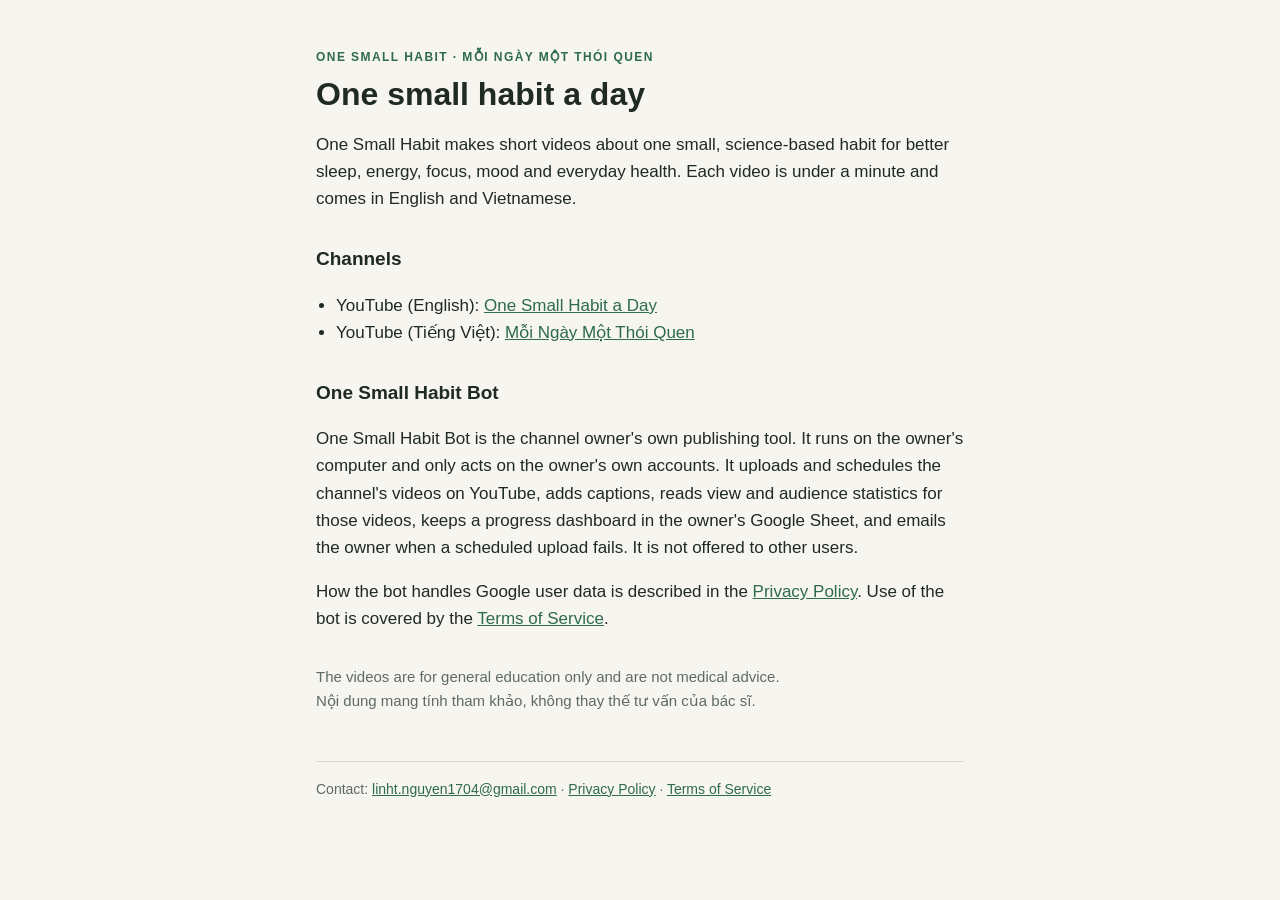
<file: index.html>
<!doctype html>
<html lang="en">
<head>
<meta charset="utf-8">
<meta name="viewport" content="width=device-width, initial-scale=1">
<title>One Small Habit</title>
<meta name="description" content="One Small Habit: short videos with one small, science-based health habit a day.">
<link rel="stylesheet" href="style.css">
</head>
<body>
<main>
  <p class="label">ONE SMALL HABIT · MỖI NGÀY MỘT THÓI QUEN</p>
  <h1>One small habit a day</h1>
  <p>One Small Habit makes short videos about one small, science-based habit for better sleep, energy, focus, mood and
    everyday health. Each video is under a minute and comes in English and Vietnamese.</p>

  <h2>Channels</h2>
  <ul>
    <li>YouTube (English): <a href="https://www.youtube.com/channel/UCFYQw6MDxI8kvUOt9_XBHRA">One Small Habit a Day</a></li>
    <li>YouTube (Tiếng Việt): <a href="https://www.youtube.com/channel/UC6GcCndK2NJmEAPMCl9SXBw">Mỗi Ngày Một Thói Quen</a></li>
  </ul>

  <h2>One Small Habit Bot</h2>
  <p>One Small Habit Bot is the channel owner's own publishing tool. It runs on the owner's computer and only acts on the
    owner's own accounts. It uploads and schedules the channel's videos on YouTube, adds captions, reads view and
    audience statistics for those videos, keeps a progress dashboard in the owner's Google Sheet, and emails the owner
    when a scheduled upload fails. It is not offered to other users.</p>
  <p>How the bot handles Google user data is described in the <a href="privacy.html">Privacy Policy</a>. Use of the bot
    is covered by the <a href="terms.html">Terms of Service</a>.</p>

  <p class="note">The videos are for general education only and are not medical advice.<br>
    Nội dung mang tính tham khảo, không thay thế tư vấn của bác sĩ.</p>

  <footer>Contact: <a href="mailto:linht.nguyen1704@gmail.com">linht.nguyen1704@gmail.com</a> ·
    <a href="privacy.html">Privacy Policy</a> · <a href="terms.html">Terms of Service</a></footer>
</main>
</body>
</html>
</file>
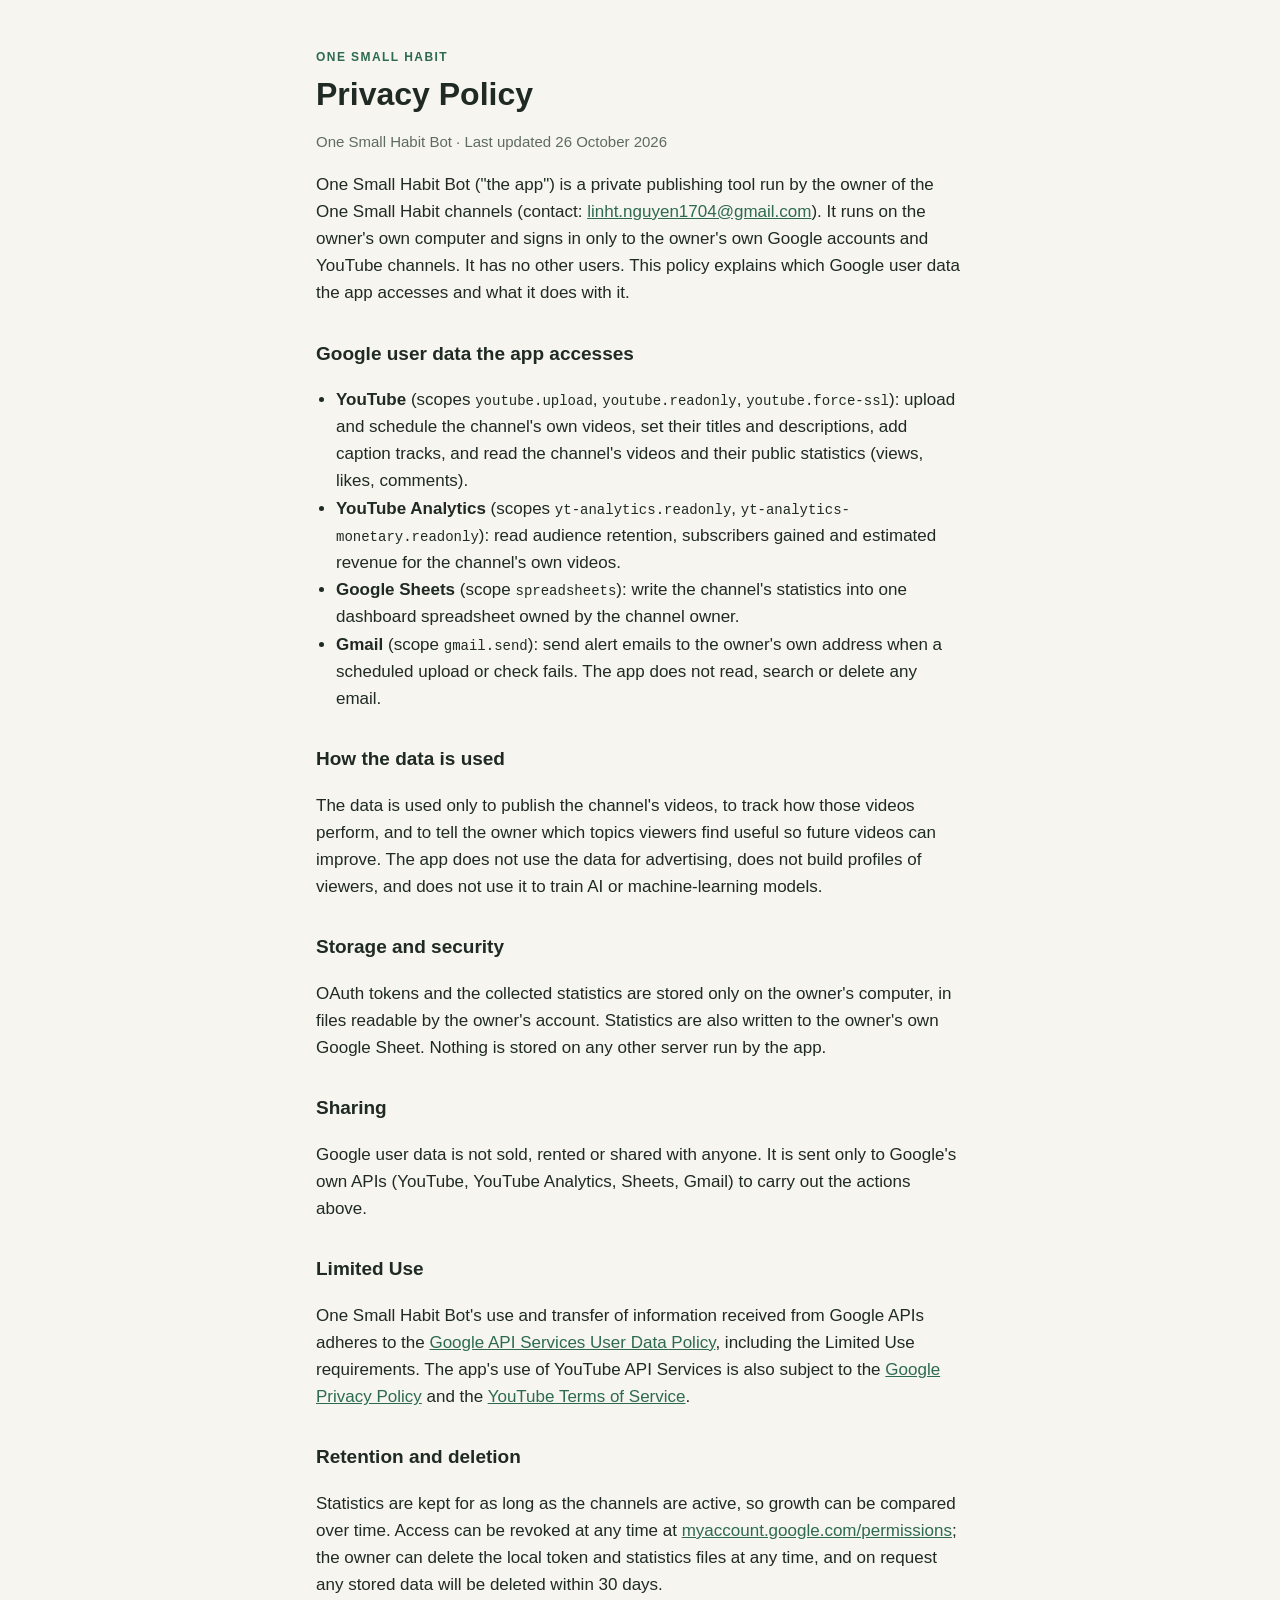
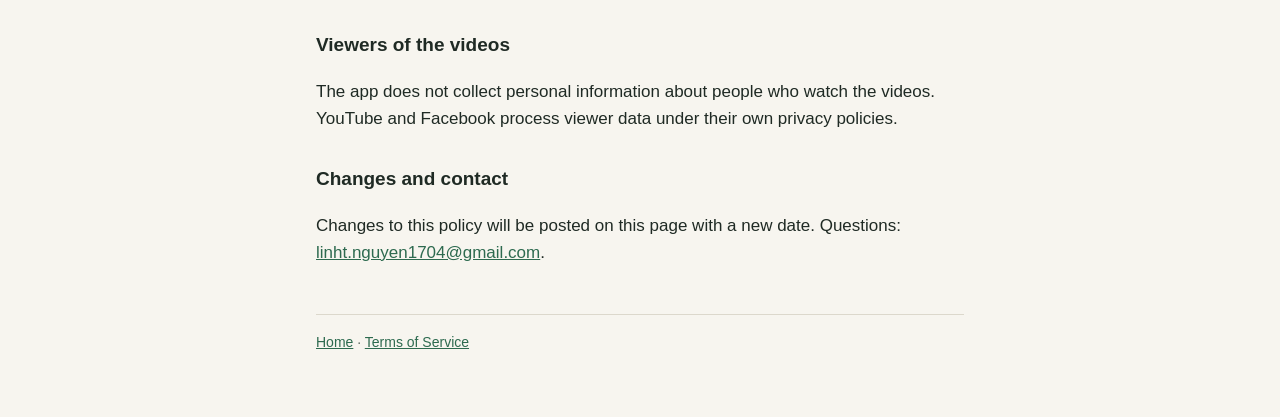
<file: privacy.html>
<!doctype html>
<html lang="en">
<head>
<meta charset="utf-8">
<meta name="viewport" content="width=device-width, initial-scale=1">
<title>Privacy Policy · One Small Habit</title>
<link rel="stylesheet" href="style.css">
</head>
<body>
<main>
  <p class="label"><a href="./">ONE SMALL HABIT</a></p>
  <h1>Privacy Policy</h1>
  <p class="meta">One Small Habit Bot · Last updated 26 October 2026</p>

  <p>One Small Habit Bot ("the app") is a private publishing tool run by the owner of the One Small Habit channels
    (contact: <a href="mailto:linht.nguyen1704@gmail.com">linht.nguyen1704@gmail.com</a>). It runs on the owner's own
    computer and signs in only to the owner's own Google accounts and YouTube channels. It has no other users. This
    policy explains which Google user data the app accesses and what it does with it.</p>

  <h2>Google user data the app accesses</h2>
  <ul>
    <li><strong>YouTube</strong> (scopes <code>youtube.upload</code>, <code>youtube.readonly</code>,
      <code>youtube.force-ssl</code>): upload and schedule the channel's own videos, set their titles and descriptions,
      add caption tracks, and read the channel's videos and their public statistics (views, likes, comments).</li>
    <li><strong>YouTube Analytics</strong> (scopes <code>yt-analytics.readonly</code>,
      <code>yt-analytics-monetary.readonly</code>): read audience retention, subscribers gained and estimated revenue
      for the channel's own videos.</li>
    <li><strong>Google Sheets</strong> (scope <code>spreadsheets</code>): write the channel's statistics into one
      dashboard spreadsheet owned by the channel owner.</li>
    <li><strong>Gmail</strong> (scope <code>gmail.send</code>): send alert emails to the owner's own address when a
      scheduled upload or check fails. The app does not read, search or delete any email.</li>
  </ul>

  <h2>How the data is used</h2>
  <p>The data is used only to publish the channel's videos, to track how those videos perform, and to tell the owner
    which topics viewers find useful so future videos can improve. The app does not use the data for advertising, does
    not build profiles of viewers, and does not use it to train AI or machine-learning models.</p>

  <h2>Storage and security</h2>
  <p>OAuth tokens and the collected statistics are stored only on the owner's computer, in files readable by the
    owner's account. Statistics are also written to the owner's own Google Sheet. Nothing is stored on any other server
    run by the app.</p>

  <h2>Sharing</h2>
  <p>Google user data is not sold, rented or shared with anyone. It is sent only to Google's own APIs (YouTube,
    YouTube Analytics, Sheets, Gmail) to carry out the actions above.</p>

  <h2>Limited Use</h2>
  <p>One Small Habit Bot's use and transfer of information received from Google APIs adheres to the
    <a href="https://developers.google.com/terms/api-services-user-data-policy">Google API Services User Data
    Policy</a>, including the Limited Use requirements. The app's use of YouTube API Services is also subject to the
    <a href="https://policies.google.com/privacy">Google Privacy Policy</a> and the
    <a href="https://www.youtube.com/t/terms">YouTube Terms of Service</a>.</p>

  <h2>Retention and deletion</h2>
  <p>Statistics are kept for as long as the channels are active, so growth can be compared over time. Access can be
    revoked at any time at <a href="https://myaccount.google.com/permissions">myaccount.google.com/permissions</a>;
    the owner can delete the local token and statistics files at any time, and on request any stored data will be
    deleted within 30 days.</p>

  <h2>Viewers of the videos</h2>
  <p>The app does not collect personal information about people who watch the videos. YouTube and Facebook process
    viewer data under their own privacy policies.</p>

  <h2>Changes and contact</h2>
  <p>Changes to this policy will be posted on this page with a new date. Questions:
    <a href="mailto:linht.nguyen1704@gmail.com">linht.nguyen1704@gmail.com</a>.</p>

  <footer><a href="./">Home</a> · <a href="terms.html">Terms of Service</a></footer>
</main>
</body>
</html>
</file>
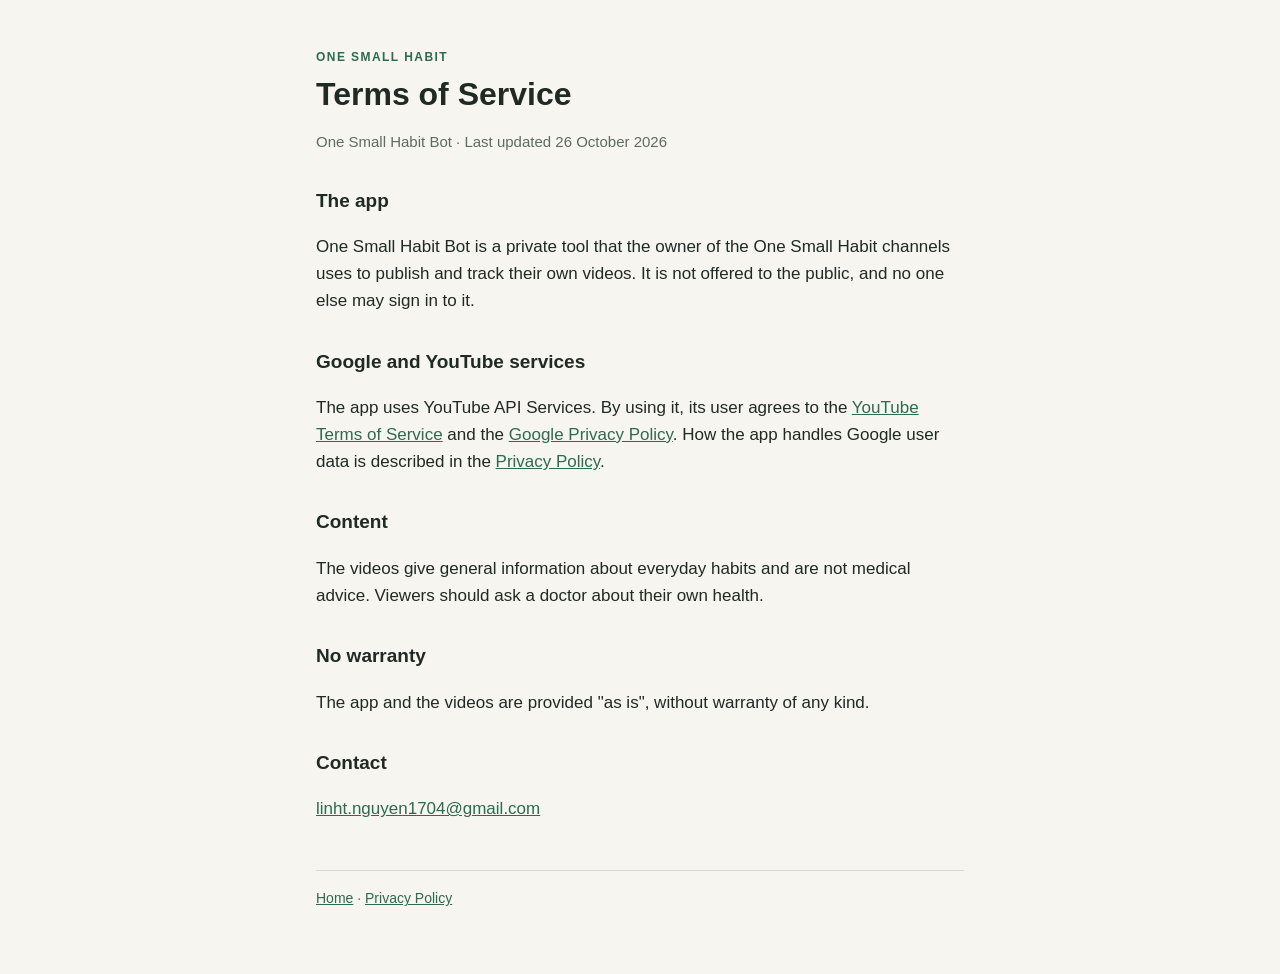
<file: terms.html>
<!doctype html>
<html lang="en">
<head>
<meta charset="utf-8">
<meta name="viewport" content="width=device-width, initial-scale=1">
<title>Terms of Service · One Small Habit</title>
<link rel="stylesheet" href="style.css">
</head>
<body>
<main>
  <p class="label"><a href="./">ONE SMALL HABIT</a></p>
  <h1>Terms of Service</h1>
  <p class="meta">One Small Habit Bot · Last updated 26 October 2026</p>

  <h2>The app</h2>
  <p>One Small Habit Bot is a private tool that the owner of the One Small Habit channels uses to publish and track
    their own videos. It is not offered to the public, and no one else may sign in to it.</p>

  <h2>Google and YouTube services</h2>
  <p>The app uses YouTube API Services. By using it, its user agrees to the
    <a href="https://www.youtube.com/t/terms">YouTube Terms of Service</a> and the
    <a href="https://policies.google.com/privacy">Google Privacy Policy</a>. How the app handles Google user data is
    described in the <a href="privacy.html">Privacy Policy</a>.</p>

  <h2>Content</h2>
  <p>The videos give general information about everyday habits and are not medical advice. Viewers should ask a
    doctor about their own health.</p>

  <h2>No warranty</h2>
  <p>The app and the videos are provided "as is", without warranty of any kind.</p>

  <h2>Contact</h2>
  <p><a href="mailto:linht.nguyen1704@gmail.com">linht.nguyen1704@gmail.com</a></p>

  <footer><a href="./">Home</a> · <a href="privacy.html">Privacy Policy</a></footer>
</main>
</body>
</html>
</file>
<file: style.css>
:root { --bg: #f7f5ef; --text: #1f2a24; --muted: #5d6b62; --accent: #2d6a4f; --rule: #dcd8cc; }
@media (prefers-color-scheme: dark) {
  :root { --bg: #141a17; --text: #e6ebe7; --muted: #9aa8a0; --accent: #74c69d; --rule: #2c3631; }
}
* { box-sizing: border-box; }
body { margin: 0; background: var(--bg); color: var(--text);
  font: 17px/1.6 -apple-system, BlinkMacSystemFont, "Segoe UI", Roboto, "Helvetica Neue", Arial, sans-serif; }
main { max-width: 680px; margin: 0 auto; padding: 48px 16px 64px; }
.label { font-size: 12px; letter-spacing: .12em; color: var(--accent); font-weight: 600; margin: 0 0 8px; }
.label a { color: inherit; text-decoration: none; }
h1 { font-size: 32px; line-height: 1.2; margin: 0 0 16px; }
h2 { font-size: 19px; margin: 32px 0 8px; }
.meta, .note { color: var(--muted); font-size: 15px; }
.note { margin-top: 32px; }
a { color: var(--accent); }
code { font-size: 14px; }
ul { padding-left: 20px; }
footer { margin-top: 48px; padding-top: 16px; border-top: 1px solid var(--rule); color: var(--muted); font-size: 14px; }
</file>
